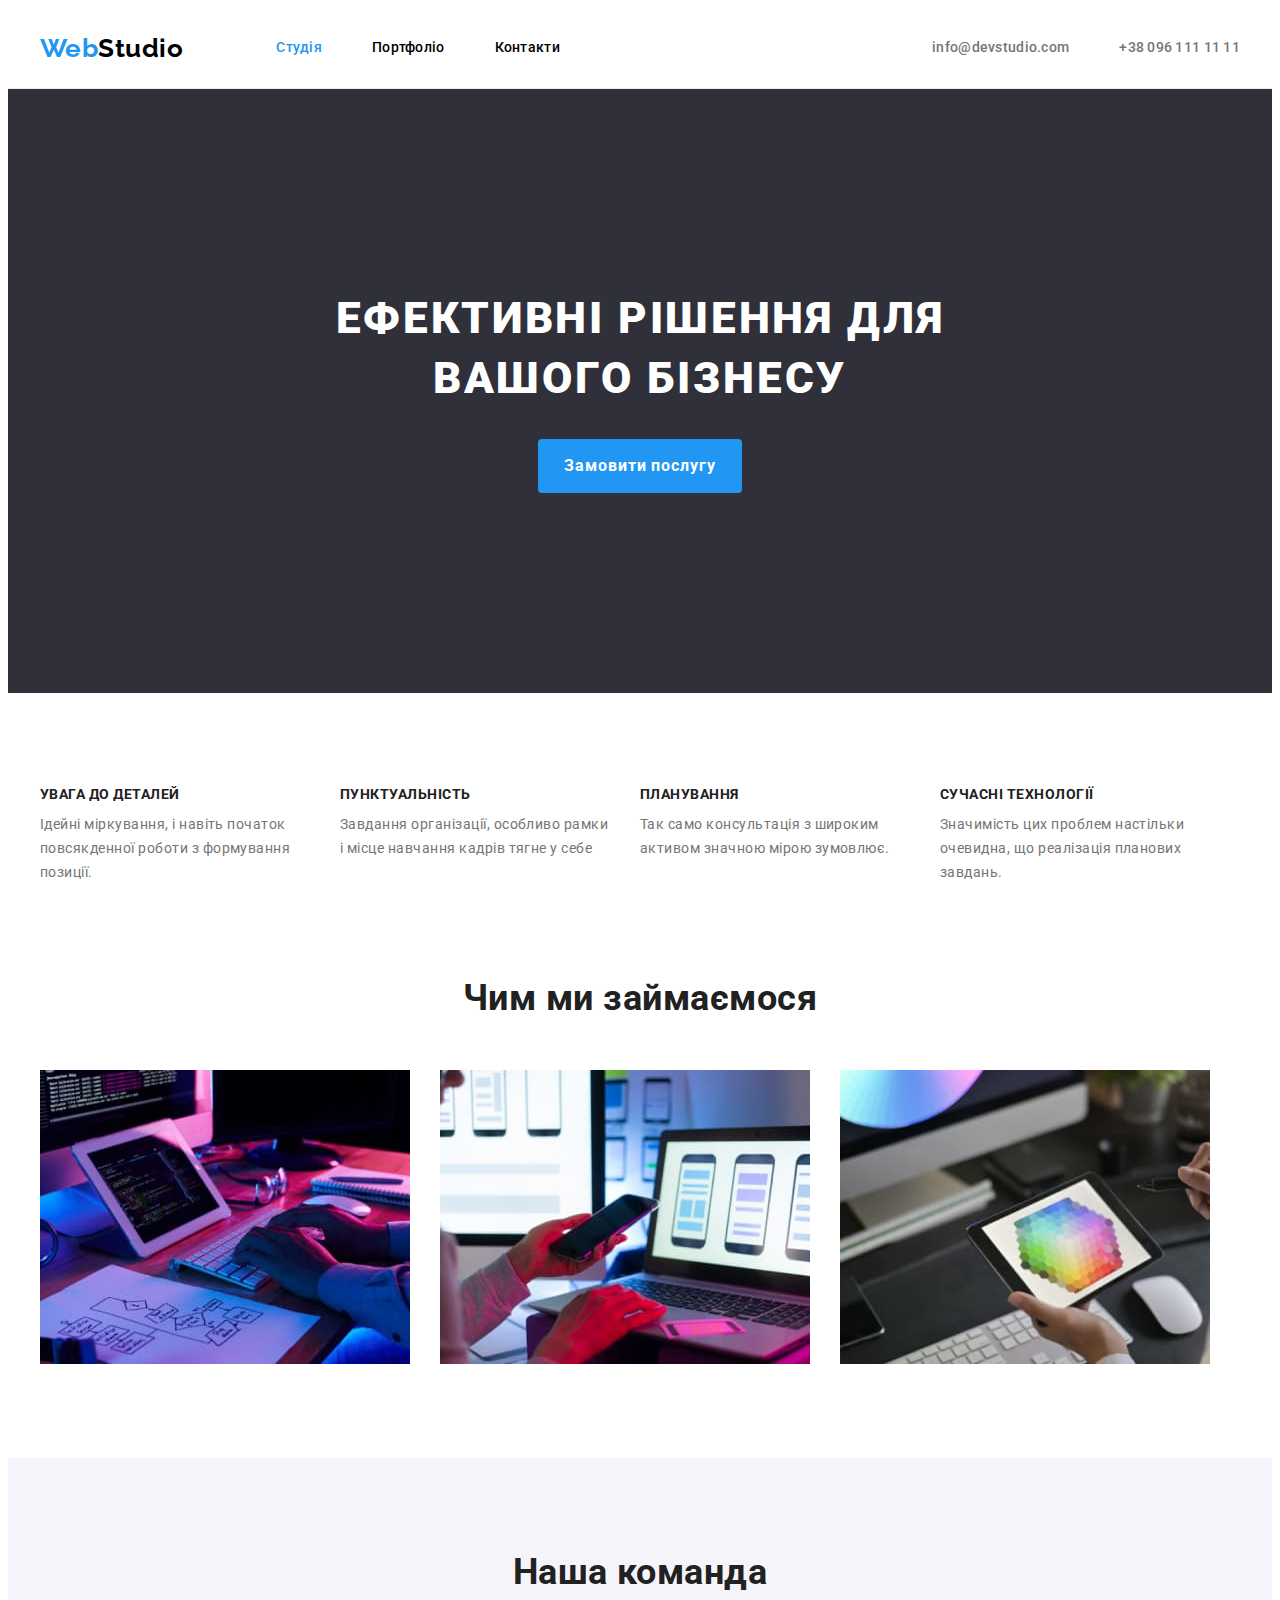
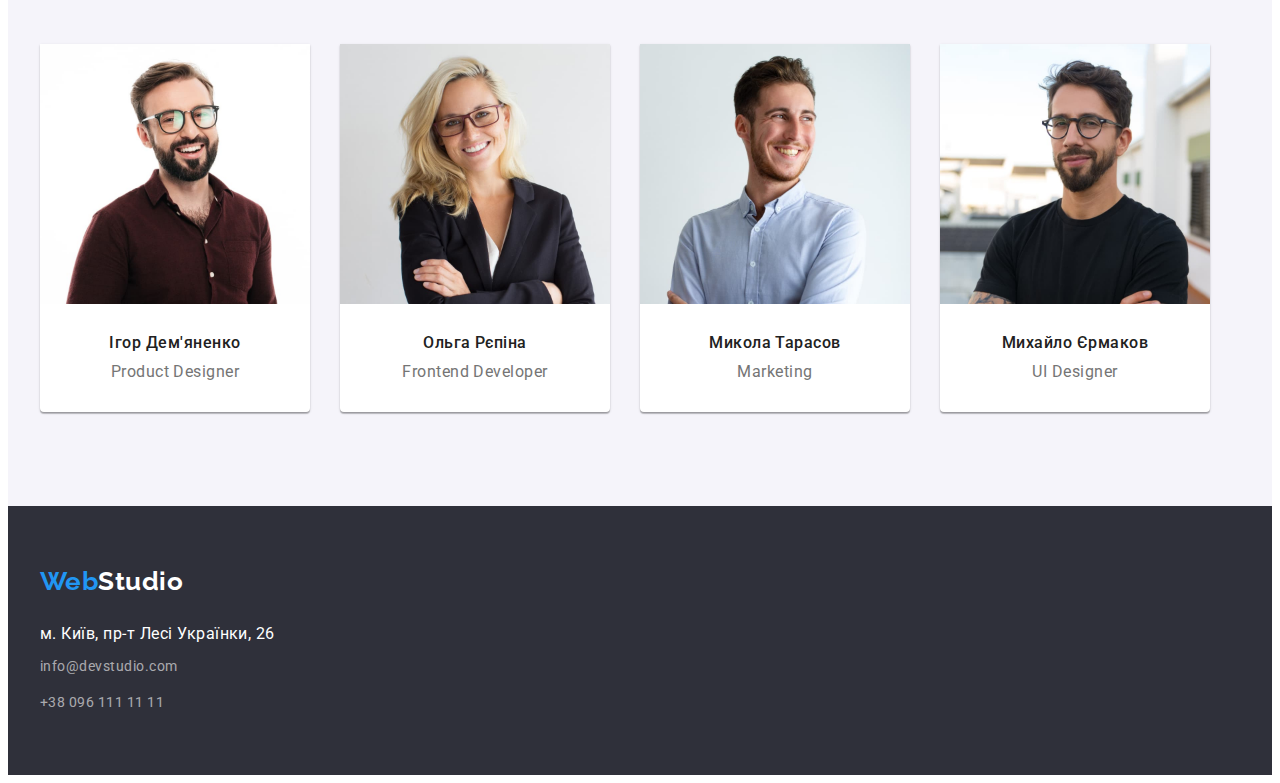
<file: index.html>
<!DOCTYPE html>
<html lang="en">
<head>
    <meta charset="UTF-8">
    <meta http-equiv="X-UA-Compatible" content="IE=edge">
    <meta name="viewport" content="width=device-width, initial-scale=1.0">
    <title>Студія</title>
    <link rel="preconnect" href="https://fonts.googleapis.com">
    <link rel="preconnect" href="https://fonts.gstatic.com" crossorigin>
    <link href="https://fonts.googleapis.com/css2?family=Raleway:wght@700&family=Roboto:wght@400;500;700;900&display=swap" 
                rel="stylesheet">
    <link rel="stylesheet" href="https://cdnjs.cloudflare.com/ajax/libs/modern-normalize/1.1.0/modern-normalize.min.css" 
                integrity="sha512-wpPYUAdjBVSE4KJnH1VR1HeZfpl1ub8YT/NKx4PuQ5NmX2tKuGu6U/JRp5y+Y8XG2tV+wKQpNHVUX03MfMFn9Q==" 
                crossorigin="anonymous" referrerpolicy="no-referrer" />
    <link rel="stylesheet" href="./css/styles.css">
</head>
<body>
     <!-- Хедер -->
     <header class="page-header">     
        <div class="container">        
            <nav class="page-nav">
                <a class="logo link" href="./index.html"><span class="logo-color">Web</span>Studio</a>
                <ul class="nav-list list">
                    <li class="item"><a class="nav-link link current" href="./index.html" >Студія</a></li>
                    <li class="item"><a class="nav-link link " href="./portfolio.html">Портфоліо</a></li>
                    <li class="item"><a class="nav-link link" href="">Контакти</a></li>
                </ul>
            </nav>
            <ul class="contact-list list">
                <li class="item"><a class="contact-item link" href="mailto:info@devstudio.com" >info@devstudio.com</a></li>
                <li class="item"><a class="contact-item link" href="tel:+380961111111" >+38 096 111 11 11</a></li>
            </ul>
        </div>
    </header>
    <main>
            <!--Герой-->
        <section class="hero-section section">
            <div class="container">
                <h1 class="hero-title">Ефективні рішення для вашого бізнесу</h1>
                <button type="button" class="hero-btn btn">Замовити послугу</button>
            </div>
        </section>
        <!--Особливості компанії-->
        <section class="features section">
            <div class="container">
                <h2 class="hidden-title">Особливості</h2>
                <ul class="features-list list">
                    <li class="item">
                        <h3 class="features-title">УВАГА ДО ДЕТАЛЕЙ</h3>
                        <p class="features-text"> Ідейні міркування, і навіть початок повсякденної роботи з формування позиції.</p>
                    </li>
                    <li class="item">
                        <h3 class="features-title">ПУНКТУАЛЬНІСТЬ</h3>
                        <p class="features-text">Завдання організації, особливо рамки і місце навчання кадрів тягне у себе</p>
                    </li>
                    <li class="item">
                        <h3 class="features-title">ПЛАНУВАННЯ</h3>
                        <p class="features-text">Так само консультація з широким активом значною мірою зумовлює.</p>
                    </li>
                    <li class="item">
                        <h3 class="features-title">СУЧАСНІ ТЕХНОЛОГІЇ</h3>
                        <p class="features-text">Значимість цих проблем настільки очевидна, що реалізація планових завдань.</p>
                    </li>
                </ul>
            </div>
        </section>
        <!--Чим ми займаємося-->
        <section class="work section">
            <div class="container">
                <h2 class="work-title">Чим ми займаємося</h2>
                <ul class="work-list list">
                    <li class="item"><img class="work-photo" src="./images/box1(1).jpg" alt="Людина за комп'ютером" width="370" height="294"></li>
                    <li class="item"><img class="work-photo" src="./images/box2(1).jpg" alt="Людина працює з телефоном та ноутбуком" width="370" height="294"></li>
                    <li class="item"><img class="work-photo" src="./images/box3(1).jpg" alt="Дизайнер за роботою" width="370" height="294"></li>
                </ul>
            </div>
        </section>
        <!--Наша команда-->
        <section class="team section"> 
            <div class="container">
                <h2 class="work-title">Наша команда</h2>
                <ul class="team-list list">
                    <li  class="teammate-item">
                            <img class="teammate-photo" src="./images/img(4).jpg" alt="Чоловік дизайнер" width="270" height="260">
                            <h4 class="teammate-name">Ігор Дем'яненко</h4>
                            <p class="teammate-pos">Product Designer</p>
                    </li>
                    <li class="teammate-item">
                        <img class="teammate-photo" src="./images/img(1)(1).jpg" alt="Жінка розробник" width="270" height="260">
                        <h4 class="teammate-name">Ольга Рєпіна</h4>
                         <p class="teammate-pos">Frontend Developer</p>
                    </li>
                    <li class="teammate-item">
                        <img class="teammate-photo" src="./images/img(2)(1).jpg" alt="Чоловік маркетолог" width="270" height="260">
                        <h4 class="teammate-name">Микола Тарасов</h4>
                        <p class="teammate-pos">Marketing</p>
                    </li>
                    <li class="teammate-item">
                        <img class="teammate-photo" src="./images/img(3)(1).jpg" alt="Чоловік дизайнер" width="270" height="260">
                        <h4 class="teammate-name">Михайло Єрмаков</h4>
                        <p class="teammate-pos">UI Designer</p>
                    </li>
                </ul>
            </div>
        </section>
    </main>
     <!--Футер-->
    <footer class="page-footer">
        <div class="container">
            <a class="footer-logo link" href="./index.html"><span class="logotype-color">Web</span>Studio</a>
            <address>
                 <ul class="address-list list">
                    <li class="item"><a class="address-item link" href="https://goo.gl/maps/PbxRFZqhhUMo3QMw8" target="_blank">м. Київ, пр-т Лесі
                                    Українки, 26</a></li>
                    <li class="item"><a class="footer-contact link" href="mailto:info@devstudio.com">info@devstudio.com</a></li>
                    <li class="item"><a class="footer-contact link" href="tel:+380961111111">+38 096 111 11 11</a></li>
                 </ul>
            </address>
        </div>
    </footer>
</body>
</html>
</file>
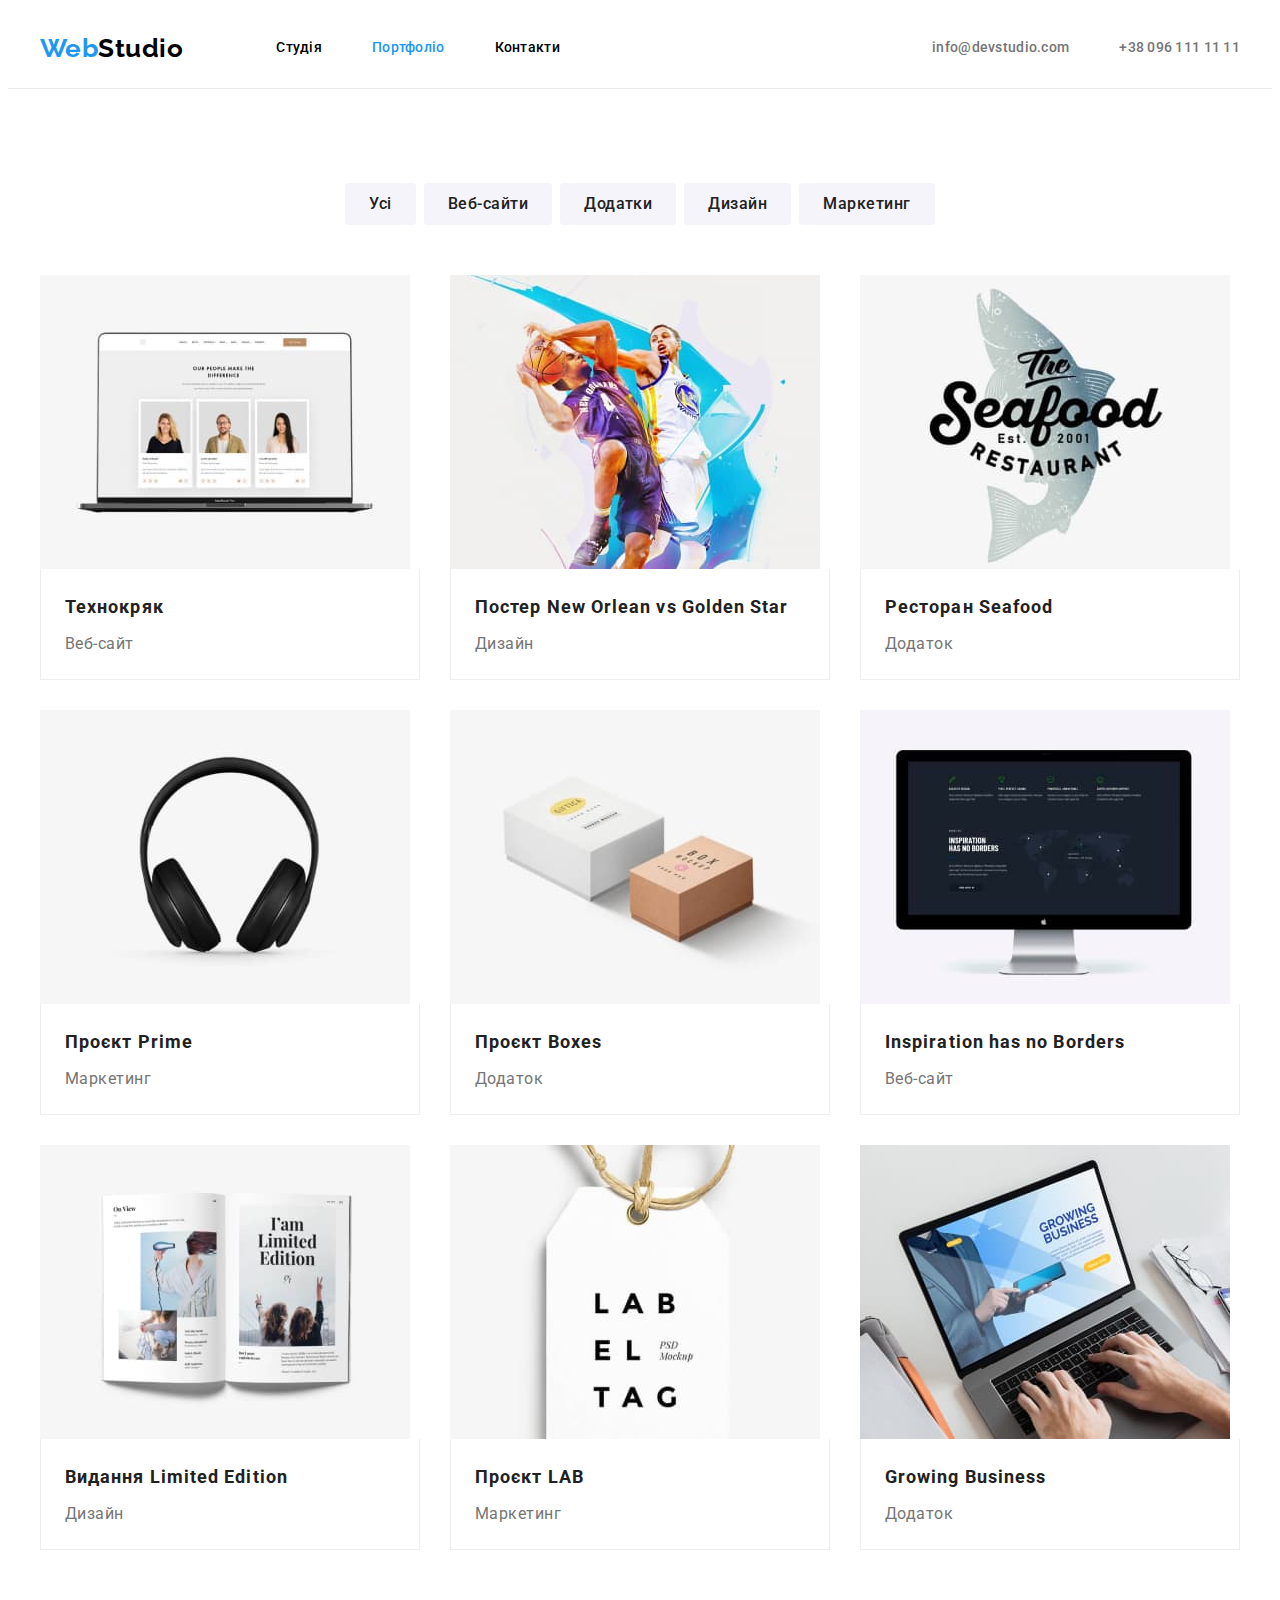
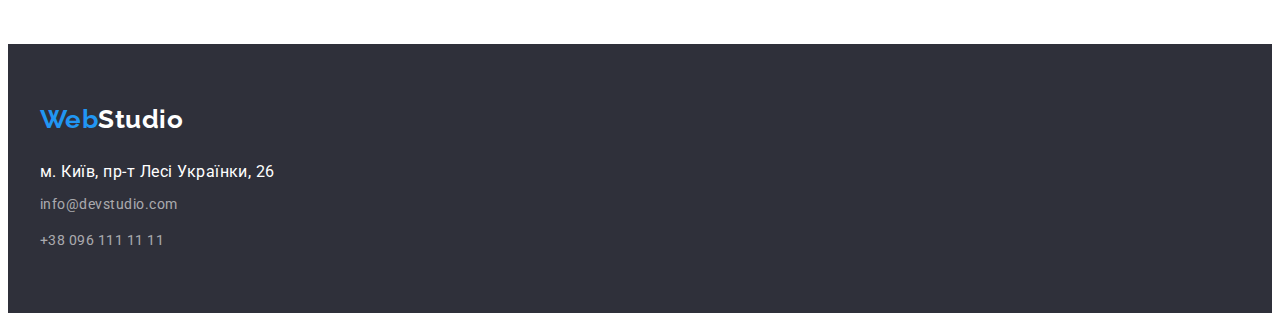
<file: portfolio.html>
<!DOCTYPE html>
<html lang="en">
<head>
    <meta charset="UTF-8">
    <meta http-equiv="X-UA-Compatible" content="IE=edge">
    <meta name="viewport" content="width=device-width, initial-scale=1.0">
    <title>Портфоліо</title>
    <link rel="preconnect" href="https://fonts.googleapis.com">
    <link rel="preconnect" href="https://fonts.gstatic.com" crossorigin>
    <link href="https://fonts.googleapis.com/css2?family=Raleway:wght@700&family=Roboto:wght@400;500;700;900&display=swap" rel="stylesheet">
    <link rel="stylesheet" href="https://cdnjs.cloudflare.com/ajax/libs/modern-normalize/1.1.0/modern-normalize.min.css"
                integrity="sha512-wpPYUAdjBVSE4KJnH1VR1HeZfpl1ub8YT/NKx4PuQ5NmX2tKuGu6U/JRp5y+Y8XG2tV+wKQpNHVUX03MfMFn9Q=="
                crossorigin="anonymous" referrerpolicy="no-referrer" />
    <link rel="stylesheet" href="./css/styles.css">
</head>
<body>
     <!-- Хедер -->
    <header class="page-header">
        <div class="container">
            <nav class="page-nav">
                <a class="logo link" href="./index.html"><span class="logo-color">Web</span>Studio</a>
                <ul class="nav-list list">
                    <li class="item"><a class="nav-link link " href="./index.html">Студія</a></li>
                    <li class="item"><a class="nav-link link current" href="./portfolio.html">Портфоліо</a></li>
                    <li class="item"><a class="nav-link link" href="">Контакти</a></li>
                </ul>
            </nav>
            <ul class="contact-list list">
                <li class="item"><a class="contact-item link" href="mailto:info@devstudio.com">info@devstudio.com</a></li>
                <li class="item"><a class="contact-item link" href="tel:+380961111111">+38 096 111 11 11</a></li>
            </ul>
        </div>
    </header>
    <main>
        <!-- Фільтр -->
        <section class="project-section section">
            <div class="container">
                <h1 class="hidden-title">Наші проекти</h1>
                <ul class="filter-list list">
                    <li class="item"><button class="filter-btn btn" type="button">Усі</button></li>
                    <li class="item"><button class="filter-btn btn" type="button">Веб-сайти</button></li>
                    <li class="item"><button class="filter-btn btn" type="button">Додатки</button></li>
                    <li class="item"><button class="filter-btn btn" type="button">Дизайн</button></li>
                    <li class="item"><button class="filter-btn btn" type="button">Маркетинг</button></li>
                </ul>
                <ul class="project-list list">
                    <li class="project-item">
                        <a class="project-link link" href="">
                            <img class="project-photo" src="./images/img5.jpg" alt="Ноутбк із зображенням сайту" width="370" height="294">
                            <div class="card-content">
                                <h2 class="project-title">Технокряк</h2>
                                <p class="project-type">Веб-сайт</p>
                            </div>
                        </a>
                    </li>
                    <li class="project-item">
                        <a class="project-link link" href="">
                            <img src="./images/img6.jpg" alt="Постер з баскетболістами" width="370" height="294">
                            <div class="card-content">
                                <h2 class="project-title">Постер New Orlean vs Golden Star</h2>
                                <p class="project-type">Дизайн</p>
                            </div>
                        </a>
                    </li>
                    <li class="project-item">
                        <a class="project-link link" href="">
                            <img src="./images/img7.jpg" alt="Логотип ресторану" width="370" height="294">
                            <div class="card-content">
                                <h2 class="project-title">Ресторан Seafood</h2>
                                <p class="project-type">Додаток</p>
                            </div>
                        </a>
                    </li>
                    <li class="project-item">
                        <a class="project-link link" href="">
                            <img src="./images/img8.jpg" alt="Навушники" width="370" height="294">
                            <div class="card-content">
                                <h2 class="project-title">Проєкт Prime</h2>
                                <p class="project-type">Маркетинг</p>
                            </div>
                        </a>
                    </li>
                    <li class="project-item">
                        <a class="project-link link" href="">
                            <img src="./images/img9.jpg" alt="Дві коробки" width="370" height="294">
                            <div class="card-content">
                                <h2 class="project-title">Проєкт Boxes</h2>
                                <p class="project-type">Додаток</p>
                            </div>
                        </a>
                    </li>
                    <li class="project-item">
                        <a class="project-link link" href="">
                            <img src="./images/img10.jpg" alt="Монітор із зображенням" width="370" height="294">
                            <div class="card-content">
                                <h2 class="project-title">Inspiration has no Borders</h2>
                                <p class="project-type">Веб-сайт</p>
                            </div>
                        </a>
                    </li>
                    <li class="project-item">
                        <a class="project-link link" href="">
                            <img src="./images/img11.jpg" alt="Книжка" width="370" height="294">
                            <div class="card-content">
                                <h2 class="project-title">Видання Limited Edition</h2>
                                <p class="project-type">Дизайн</p>
                            </div>
                        </a>
                    </li>
                    <li class="project-item">
                        <a class="project-link link" href="">
                            <img src="./images/img12.jpg" alt="Бірка від одежі" width="370" height="294">
                            <div class="card-content">
                                <h2 class="project-title">Проєкт LAB</h2>
                                <p class="project-type">Маркетинг</p>
                            </div>
                        </a>
                    </li>
                    <li class="project-item">
                        <a class="project-link link" href="">
                            <img src="./images/img13.jpg" alt="Людина з ноутбуком" width="370" height="294">
                            <div class="card-content">
                                <h2 class="project-title">Growing Business</h2>
                                <p class="project-type">Додаток</p>
                            </div>
                        </a>
                    </li>
                </ul>
            </div>
        </section>
    </main>
    <!-- Футер -->
    <footer class="page-footer">
        <div class="container">
            <a class="footer-logo link" href="./index.html"><span class="logotype-color">Web</span>Studio</a>
            <address>
                <ul class="address-list list">
                    <li class="item"><a class="address-item link" href="https://goo.gl/maps/PbxRFZqhhUMo3QMw8"
                            target="_blank">м. Київ, пр-т Лесі
                            Українки, 26</a></li>
                    <li class="item"><a class="footer-contact link" href="mailto:info@devstudio.com">info@devstudio.com</a>
                    </li>
                    <li class="item"><a class="footer-contact link" href="tel:+380961111111">+38 096 111 11 11</a></li>
                </ul>
            </address>
        </div>
    </footer>
</body>
</html>
</file>
<file: css/styles.css>
/*  основний колір #212121 
    додатковий колір #757575
    колір оснвного фону #FFFFFF
    колір фону #F5F4FA
    акцент #2196F3
*/
:root {
    --basic-text-color: #212121;
    --basic-bcg-color: #fff;
    --add-text-color: #757575;
    --accent: #2196f3;
    --additional-bcg-color: #f5f4fA;
    --basic-logo-color: #000;
    --hero-bcg-color: #2f303a;
    --white-color: #fff;
    --address-bcg-color: #2f303a;
    --footer-contact-color: rgba(255, 255, 255, 0.6);
    --filter-border-color: transparent;    
    --header-border-color: #ececec;
    --photo-shadow-color:   0px 1px 3px rgba(0, 0, 0, 0.12), 
                            0px 1px 1px rgba(0, 0, 0, 0.14),
                            0px 2px 1px rgba(0, 0, 0, 0.2);
    --filter-shadow-color:  0px 3px 1px rgba(0, 0, 0, 0.1),
                            0px 1px 2px rgba(0, 0, 0, 0.08),
                            0px 2px 2px rgba(0, 0, 0, 0.12);
}
.list {
    list-style: none;
    margin: 0;
    padding: 0;
}
.link {
    color: inherit;
    text-decoration: none;
}
.btn {
    font-family: inherit;
    color: inherit;
    cursor: pointer;
}
.hidden-title {
    position: absolute;
    width: 1px;
    height: 1px;
    margin: -1px;
    border: 0;
    padding: 0;
        
    white-space: nowrap;
    overflow: hidden; 
}

.container {
    width: 1200px;
    margin: 0 auto;
    padding-left: 15px;
    padding-right: 15px;
}

.section {
    padding-top: 94px;
    padding-bottom: 94px;
}

body {
    font-family: Roboto, sans-serif;
    letter-spacing: 0.03em;
    line-height: 1.14;
    color: var(--basic-text-color);
    background-color: var(--basic-bcg-color);
    
}

p,
h1,
h2,
h3,
h4,
h5,
h6  {
        margin: 0;
        padding: 0;
}

img {
    display: block;
    max-width: 100%;
    height: auto;
   
}
/* Хедер */

.page-header {
    border-bottom: 1px solid;
    border-color: var(--header-border-color);
}

/* Лого */

.logo {
    font-family: Raleway, sans-serif;
    font-weight: 700;
    font-size: 26px;
    line-height: 1.19;
    color: var(--basic-logo-color);
}

/* Навігація в хедері */
.nav-list {
    display: flex;
    margin-left: 93px;
}

.nav-list .item:not(:last-child) {
    margin-right: 50px;
}



.contact-list {
    display: flex;

}

.contact-list .item:not(:last-child) {
    margin-right: 50px;
}



.nav-link,
.contact-item  {
    display: block;
    padding-top: 32px;
    padding-bottom: 32px;

    font-weight: 500;
    font-size: 14px;
    letter-spacing: 0.02em;
    color: var(--basic-logo-color);
}

.logo-color,
.current,
.nav-link:hover,
.nav-link:focus,
.contact-item:hover,
.contact-item:focus  {
    color: var(--accent);
}

.page-nav,
.page-header .container {
    display: flex;
    justify-content: space-between;
    align-items: center;
}

/* Контакти */
.contact-item {
    color: var(--add-text-color);
}

/* Герой */
.hero-section {
    padding: 200px 0;

    text-align: center;
    background-color: var(--hero-bcg-color);
}
.hero-title {
    width: 690px;
    margin: 0 auto 30px;

    font-weight: 900;
    font-size: 44px;
    line-height: 1.36;
    letter-spacing: 0.06em;
    text-transform: uppercase;

    color: var(--white-color);
}

.hero-btn {
    min-width: 150px;
    padding: 10px 24px;

    font-weight: 700;
    font-size: 16px;
    line-height: 1.88;
    letter-spacing: 0.06em;

    border-radius: 4px;
    border-color: var(--filter-border-color);
    color: var(--white-color);
    background-color: var(--accent);
}

.hero-btn:hover,
.hero-btn:focus {
    color: var(--accent);
    background-color: var(--white-color);
}

/* Особливості компанії */
.features {
    padding-bottom: 0;
}

.features-list {
    display: flex;
}

.features-list .item {
    width: 270px;
}

.features-list .item:not(:last-child) {
    margin-right: 30px;
}

.features-title {
    margin-bottom: 10px;

    font-size: 14px;
    text-transform: uppercase;
}
.features-text {
    font-size: 14px;
    line-height: 1.71;
    color: var(--add-text-color);
}

/* Чим ми займаємось */
.work-title {
    margin-bottom: 50px;

    font-size: 36px;
    line-height: 1.16;
    text-align: center;
}
.work-list {
    display: flex;
}



.work-list .item:not(:last-child) {
    margin-right: 30px;
}




/* Наша команда */
.team {
    background-color: var(--additional-bcg-color);
}



.team-list {
    display: flex;
}


.teammate-item {
    margin-right: 30px;
    border-radius: 0 0 4px 4px;

    background-color: var(--white-color);
    box-shadow: var(--photo-shadow-color);
    
}

.teammate-item:last-child {
    margin-right: 0;
}

.teammate-name {
    padding-top: 30px;
    margin-bottom: 10px;
}

.teammate-name,
.teammate-pos  {
    font-weight: 500;
    font-size: 16px;
    line-height: 1.18;
    text-align: center;
}

.teammate-pos {
    padding-bottom: 30px;

    font-weight: 400;
    color: var(--add-text-color);
}

/* Футер */
.page-footer {
    background-color: var(--address-bcg-color);
    padding: 60px 0;
}

.footer-logo {
    display: block;
    margin-bottom: 28px;

    font-family: Raleway, sans-serif;
    font-weight: 700;
    font-size: 26px;
    line-height: 1.19;
    color: var(--white-color);
}

.logotype-color {
    color: var(--accent);
}



.address-list {
    font-style: normal;

}

.address-list .footer-contact {
    font-size: 14px;
    line-height: 1.71;
}

.address-list >.item:not(:last-child) {
    margin-bottom: 12px;
}

.address-item {
    color: var(--white-color);
}

.address-item:hover,
.address-item:focus,
.footer-contact:hover,
.footer-contact:focus {
    color: var(--accent);
}

.footer-contact {
    color: var(--footer-contact-color);
}


/* Портфоліо */

/* Фільтр */

.filter-btn {
    font-weight: 500;
    font-size: 16px;
    line-height: 1.62;
    text-align: center;
    letter-spacing: 0.03em;
    text-align: center;
    padding: 6px 22px;
    background-color: var(--additional-bcg-color);
    border-radius: 4px;
    border-color: var(--filter-border-color);
}

.filter-btn:hover,
.filter-btn:focus {
    color: var(--white-color);
    background-color: var(--accent);
    box-shadow: var(--filter-shadow-color);
}

.filter-list {
    display: flex;
    justify-content: center;
    margin-bottom: 50px;
}

.filter-list .item:not(:last-child) {
    margin-right: 8px;
}

/* Проекти */
.project-list {
    display: flex;
    flex-wrap: wrap;
    gap: 30px;
 
} 

.project-item {
    

    background-color: var(--white-color);
}

.project-link {
    display: block;
}

.project-list .project-item {
    flex-basis: calc((100% - 60px) / 3);  
    /* margin-right: 30px;
    margin-bottom: 30px; */

    
   
}

.project-list .project-item:nth-child(3n) {
    margin-right: 0;
}

.project-list .project-item:nth-last-child(-n+3) {
    margin-bottom: 0;
}

.project-title {
    margin-bottom: 4px;

    font-size: 18px;
    line-height: 2;
    letter-spacing: 0.06em;
}

.project-type {
    font-size: 16px;
    line-height: 1.88;
    color: var(--add-text-color);
}

.card-content {
    padding: 20px 24px;
    border-bottom: 1px solid #EEEEEE;
    border-right: 1px solid #EEEEEE;
    border-left: 1px solid #EEEEEE;
}
</file>
